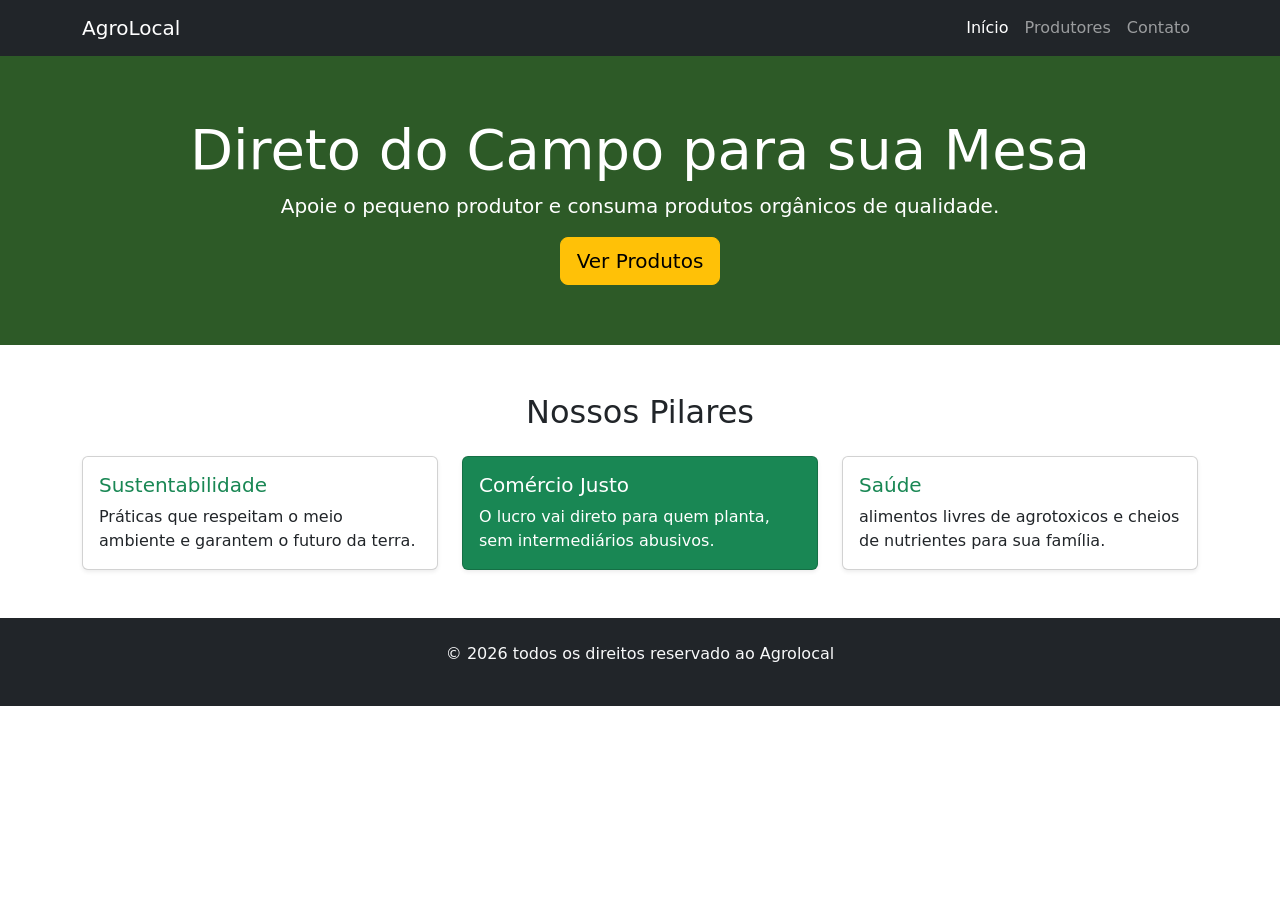
<file: site html/index.html>
<!DOCTYPE html>
<html lang="pt-br">
<head>
    <meta charset="UTF-8">
    <meta name="viewport" content="width=device-width, initial-scale=1.0">
    <title>AgroLocal - Apoio à Agricultura Familiar</title>
    <link href="https://cdn.jsdelivr.net/npm/bootstrap@5.3.0/dist/css/bootstrap.min.css" rel="stylesheet">
    <style>
.hero-section {
background: #2d5a27;
color: white;
padding: 60px 0;
        }
.card-img-top {
height: 200px;
object-fit: cover;
        }
</style>
</head>
<body>

    <nav class="navbar navbar-expand-lg navbar-dark bg-dark sticky-top">
        <div class="container">
            <a class="navbar-brand font-weight-bold" href="#">AgroLocal </a>
            <button class="navbar-toggler" type="button" data-bs-toggle="collapse" data-bs-target="#navbarNav">
                <span class="navbar-toggler-icon"></span>
            </button>
            <div class="collapse navbar-collapse" id="navbarNav">
                <ul class="navbar-nav ms-auto">
                    <li class="nav-item"><a class="nav-link active" href="index.html">Início</a></li>
                    <li class="nav-item"><a class="nav-link" href="produtos.html">Produtores</a></li>
                    <li class="nav-item"><a class="nav-link" href="contato.html">Contato</a></li>
                </ul>
            </div>
        </div>
    </nav>

    <header class="hero-section text-center">
        <div class="container">
            <h1 class="display-4">Direto do Campo para sua Mesa</h1>
            <p class="lead">Apoie o pequeno produtor e consuma produtos orgânicos de qualidade.</p>
            <a href="produtos.html" class="btn btn-warning btn-lg">Ver Produtos</a>
        </div>
    </header>

    <main class="container my-5">
        <h2 class="text-center mb-4">Nossos Pilares</h2>
        <div class="row g-4">
            <div class="col-12 col-md-4">
                <div class="card h-100 shadow-sm">
                    <div class="card-body">
                        <h5 class="card-title text-success">Sustentabilidade</h5>
                        <p class="card-text">Práticas que respeitam o meio ambiente e garantem o futuro da terra.</p>
                    </div>
                </div>
            </div>
            <div class="col-12 col-md-4">
                <div class="card h-100 shadow-sm text-white bg-success">
                    <div class="card-body">
                        <h5 class="card-title">Comércio Justo</h5>
                        <p class="card-text">O lucro vai direto para quem planta, sem intermediários abusivos.</p>
                    </div>
                </div>
            </div>
            <div class="col-12 col-md-4">
                <div class="card h-100 shadow-sm">
                    <div class="card-body">
                        <h5 class="card-title text-success">Saúde</h5>
                        <p class="card-text">alimentos livres de agrotoxicos e cheios de nutrientes para sua família.</p>
                    </div>
                </div>
            </div>
        </div>
    </main>

    <footer class="bg-dark text-light py-4 text-center">
        <p>&copy; 2026 todos os direitos reservado ao Agrolocal</p>
    </footer>

    <script src="https://cdn.jsdelivr.net/npm/bootstrap@5.3.0/dist/js/bootstrap.bundle.min.js"></script>
</body>
</html>
</file>
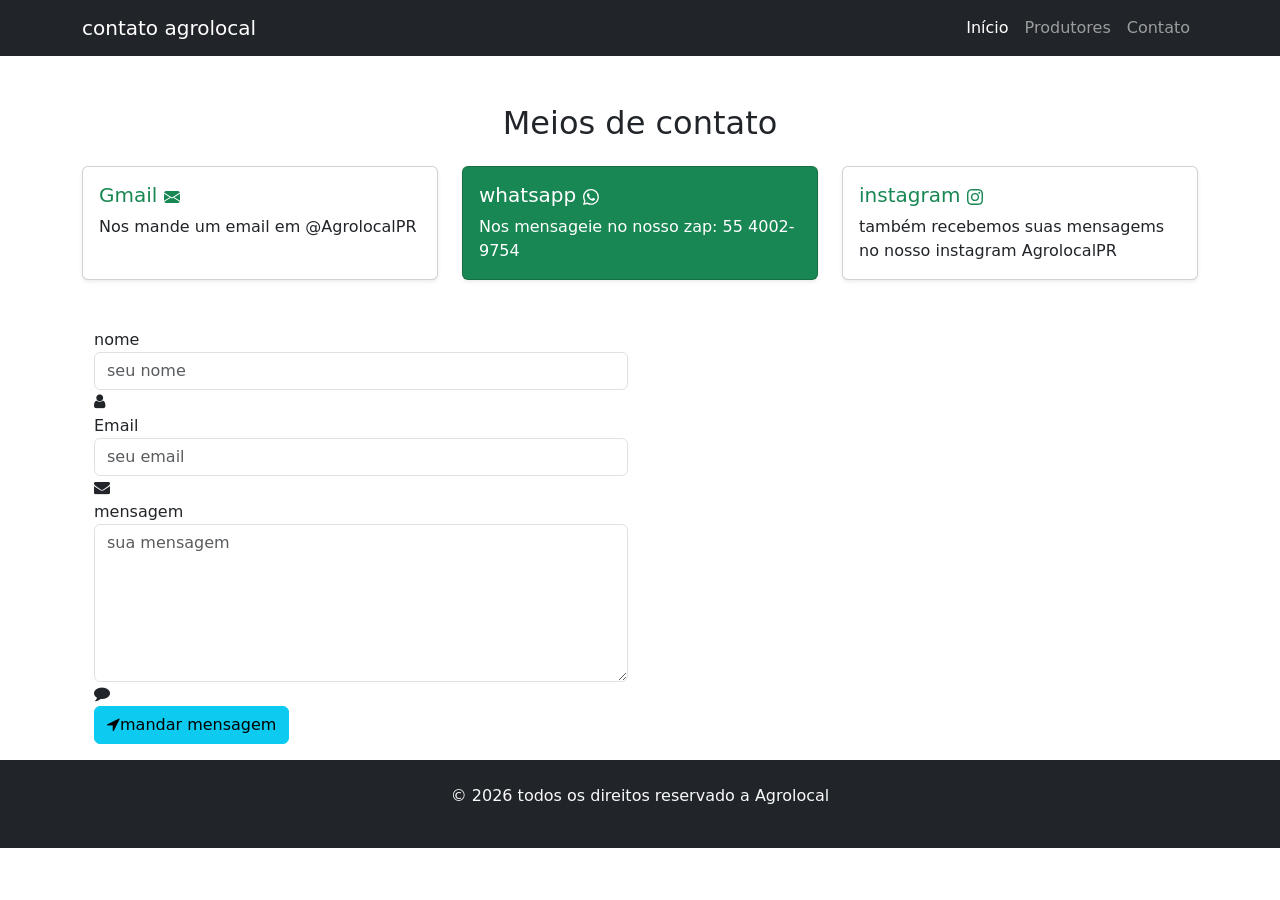
<file: site html/contato.html>
<!DOCTYPE html>
<html lang="pt-br">
<head>
    <meta charset="UTF-8">
    <meta name="viewport" content="width=device-width, initial-scale=1.0">
    <title>Agrolocal</title>
    <link href="https://cdn.jsdelivr.net/npm/bootstrap@5.3.0/dist/css/bootstrap.min.css" rel="stylesheet">
    <style>
.hero-section {
background: #fafcf9;
color: rgb(230, 230, 230);
padding: 60px 0;
        }
.card-img-top {
height: 200px;
object-fit: cover;
        }
</style>
</head>
<body>

    <nav class="navbar navbar-expand-lg navbar-dark bg-dark sticky-top">
        <div class="container">
            <a class="navbar-brand font-weight-bold" href="#">contato agrolocal </a>
            <button class="navbar-toggler" type="button" data-bs-toggle="collapse" data-bs-target="#navbarNav">
                <span class="navbar-toggler-icon"></span>
            </button>
            <div class="collapse navbar-collapse" id="navbarNav">
                <ul class="navbar-nav ms-auto">
                    <li class="nav-item"><a class="nav-link active" href="index.html">Início</a></li>
                    <li class="nav-item"><a class="nav-link" href="produtos.html">Produtores</a></li>
                    <li class="nav-item"><a class="nav-link" href="contato.html">Contato</a></li>
                </ul>
            </div>
        </div>
    </nav>

    <main class="container my-5">
        <h2 class="text-center mb-4">Meios de contato</h2>
        <div class="row g-4">
            <div class="col-12 col-md-4">
                <div class="card h-100 shadow-sm">
                    <div class="card-body">
                        <h5 class="card-title text-success">Gmail  <svg xmlns="http://www.w3.org/2000/svg" width="16" height="16" fill="currentColor" class="bi bi-envelope-fill" viewBox="0 0 16 16">
                            <path d="M.05 3.555A2 2 0 0 1 2 2h12a2 2 0 0 1 1.95 1.555L8 8.414zM0 4.697v7.104l5.803-3.558zM6.761 8.83l-6.57 4.027A2 2 0 0 0 2 14h12a2 2 0 0 0 1.808-1.144l-6.57-4.027L8 9.586zm3.436-.586L16 11.801V4.697z"/>
                          </svg></h5>
                        <p class="card-text">Nos mande um email em @AgrolocalPR</i></p>
                    </div>
                </div>
            </div>
            <div class="col-12 col-md-4">
                <div class="card h-100 shadow-sm text-white bg-success">
                    <div class="card-body">
                        <h5 class="card-title">whatsapp  <svg xmlns="http://www.w3.org/2000/svg" width="16" height="16" fill="currentColor" class="bi bi-whatsapp" viewBox="0 0 16 16">
                            <path d="M13.601 2.326A7.85 7.85 0 0 0 7.994 0C3.627 0 .068 3.558.064 7.926c0 1.399.366 2.76 1.057 3.965L0 16l4.204-1.102a7.9 7.9 0 0 0 3.79.965h.004c4.368 0 7.926-3.558 7.93-7.93A7.9 7.9 0 0 0 13.6 2.326zM7.994 14.521a6.6 6.6 0 0 1-3.356-.92l-.24-.144-2.494.654.666-2.433-.156-.251a6.56 6.56 0 0 1-1.007-3.505c0-3.626 2.957-6.584 6.591-6.584a6.56 6.56 0 0 1 4.66 1.931 6.56 6.56 0 0 1 1.928 4.66c-.004 3.639-2.961 6.592-6.592 6.592m3.615-4.934c-.197-.099-1.17-.578-1.353-.646-.182-.065-.315-.099-.445.099-.133.197-.513.646-.627.775-.114.133-.232.148-.43.05-.197-.1-.836-.308-1.592-.985-.59-.525-.985-1.175-1.103-1.372-.114-.198-.011-.304.088-.403.087-.088.197-.232.296-.346.1-.114.133-.198.198-.33.065-.134.034-.248-.015-.347-.05-.099-.445-1.076-.612-1.47-.16-.389-.323-.335-.445-.34-.114-.007-.247-.007-.38-.007a.73.73 0 0 0-.529.247c-.182.198-.691.677-.691 1.654s.71 1.916.81 2.049c.098.133 1.394 2.132 3.383 2.992.47.205.84.326 1.129.418.475.152.904.129 1.246.08.38-.058 1.171-.48 1.338-.943.164-.464.164-.86.114-.943-.049-.084-.182-.133-.38-.232"/>
                          </svg></h5>
                        <p class="card-text">Nos mensageie no nosso zap: 55 4002-9754 <i class="bi bi-whatsapp"></i></p>
                    </div>
                </div>
            </div>
            <div class="col-12 col-md-4">
                <div class="card h-100 shadow-sm">
                    <div class="card-body">
                        <h5 class="card-title text-success">instagram  <svg xmlns="http://www.w3.org/2000/svg" width="16" height="16" fill="currentColor" class="bi bi-instagram" viewBox="0 0 16 16">
                            <path d="M8 0C5.829 0 5.556.01 4.703.048 3.85.088 3.269.222 2.76.42a3.9 3.9 0 0 0-1.417.923A3.9 3.9 0 0 0 .42 2.76C.222 3.268.087 3.85.048 4.7.01 5.555 0 5.827 0 8.001c0 2.172.01 2.444.048 3.297.04.852.174 1.433.372 1.942.205.526.478.972.923 1.417.444.445.89.719 1.416.923.51.198 1.09.333 1.942.372C5.555 15.99 5.827 16 8 16s2.444-.01 3.298-.048c.851-.04 1.434-.174 1.943-.372a3.9 3.9 0 0 0 1.416-.923c.445-.445.718-.891.923-1.417.197-.509.332-1.09.372-1.942C15.99 10.445 16 10.173 16 8s-.01-2.445-.048-3.299c-.04-.851-.175-1.433-.372-1.941a3.9 3.9 0 0 0-.923-1.417A3.9 3.9 0 0 0 13.24.42c-.51-.198-1.092-.333-1.943-.372C10.443.01 10.172 0 7.998 0zm-.717 1.442h.718c2.136 0 2.389.007 3.232.046.78.035 1.204.166 1.486.275.373.145.64.319.92.599s.453.546.598.92c.11.281.24.705.275 1.485.039.843.047 1.096.047 3.231s-.008 2.389-.047 3.232c-.035.78-.166 1.203-.275 1.485a2.5 2.5 0 0 1-.599.919c-.28.28-.546.453-.92.598-.28.11-.704.24-1.485.276-.843.038-1.096.047-3.232.047s-2.39-.009-3.233-.047c-.78-.036-1.203-.166-1.485-.276a2.5 2.5 0 0 1-.92-.598 2.5 2.5 0 0 1-.6-.92c-.109-.281-.24-.705-.275-1.485-.038-.843-.046-1.096-.046-3.233s.008-2.388.046-3.231c.036-.78.166-1.204.276-1.486.145-.373.319-.64.599-.92s.546-.453.92-.598c.282-.11.705-.24 1.485-.276.738-.034 1.024-.044 2.515-.045zm4.988 1.328a.96.96 0 1 0 0 1.92.96.96 0 0 0 0-1.92m-4.27 1.122a4.109 4.109 0 1 0 0 8.217 4.109 4.109 0 0 0 0-8.217m0 1.441a2.667 2.667 0 1 1 0 5.334 2.667 2.667 0 0 1 0-5.334"/>
                          </svg></h5>
                        <p class="card-text">também recebemos suas mensagems no nosso instagram AgrolocalPR <i class="bi bi-instagram"></i></p>
                    </div>
                </div>
            </div>
        </div>
    </main>
    <link rel="stylesheet" type="text/css" href="//netdna.bootstrapcdn.com/font-awesome/4.0.3/css/font-awesome.min.css">
<div class="container bootstrap snippets bootdey">
    <section id="contact" class="gray-bg padding-top-bottom">
    	<div class="container bootstrap snippets bootdey">
            <div class="row">
				<form id="Highlighted-form" class="col-sm-6 col-sm-offset-3" action="contact.php" method="post" novalidate="">
					
					<div class="form-group">
					  <label class="control-label" for="contact-name">nome</label>
					  <div class="controls">
						<input id="contact-name" name="contactName" placeholder="seu nome" class="form-control requiredField Highlighted-label" data-new-placeholder="Your name" type="text" data-error-empty="Please enter your name">
						<i class="fa fa-user"></i>
					  </div>
					</div>
					
					<div class="form-group">
					  <label class="control-label" for="contact-mail">Email</label>
					  <div class=" controls">
						<input id="contact-mail" name="email" placeholder="seu email" class="form-control requiredField Highlighted-label" data-new-placeholder="Your email" type="email" data-error-empty="Please enter your email" data-error-invalid="Invalid email address">
						<i class="fa fa-envelope"></i>
					  </div>
					</div>
					<div class="form-group">
					  <label class="control-label" for="contact-message">mensagem</label>
						<div class="controls">
							<textarea id="contact-message" name="comentario" placeholder="sua mensagem" class="form-control requiredField Highlighted-label" data-new-placeholder="sua mensagem" rows="6" data-error-empty="Please enter your message"></textarea>
							<i class="fa fa-comment"></i>
						</div>
					</div>
					<p><button name="enviar" type="enviar" class="btn btn-info btn-block" data-error-message="erro!" data-sending-message="mandando..." data-ok-message="enviado"><i class="fa fa-location-arrow"></i>mandar mensagem</button></p>
					<input type="hidden" name="submitted" id="submitted" value="true">	
				</form>
			</div>	
		</div>	
	</section>
    </div>                    

    <footer class="bg-dark text-light py-4 text-center">
        <p>&copy; 2026 todos os direitos reservado a Agrolocal</p>
    </footer>

    <script src="https://cdn.jsdelivr.net/npm/bootstrap@5.3.0/dist/js/bootstrap.bundle.min.js"></script>
</body>
</html>
</file>
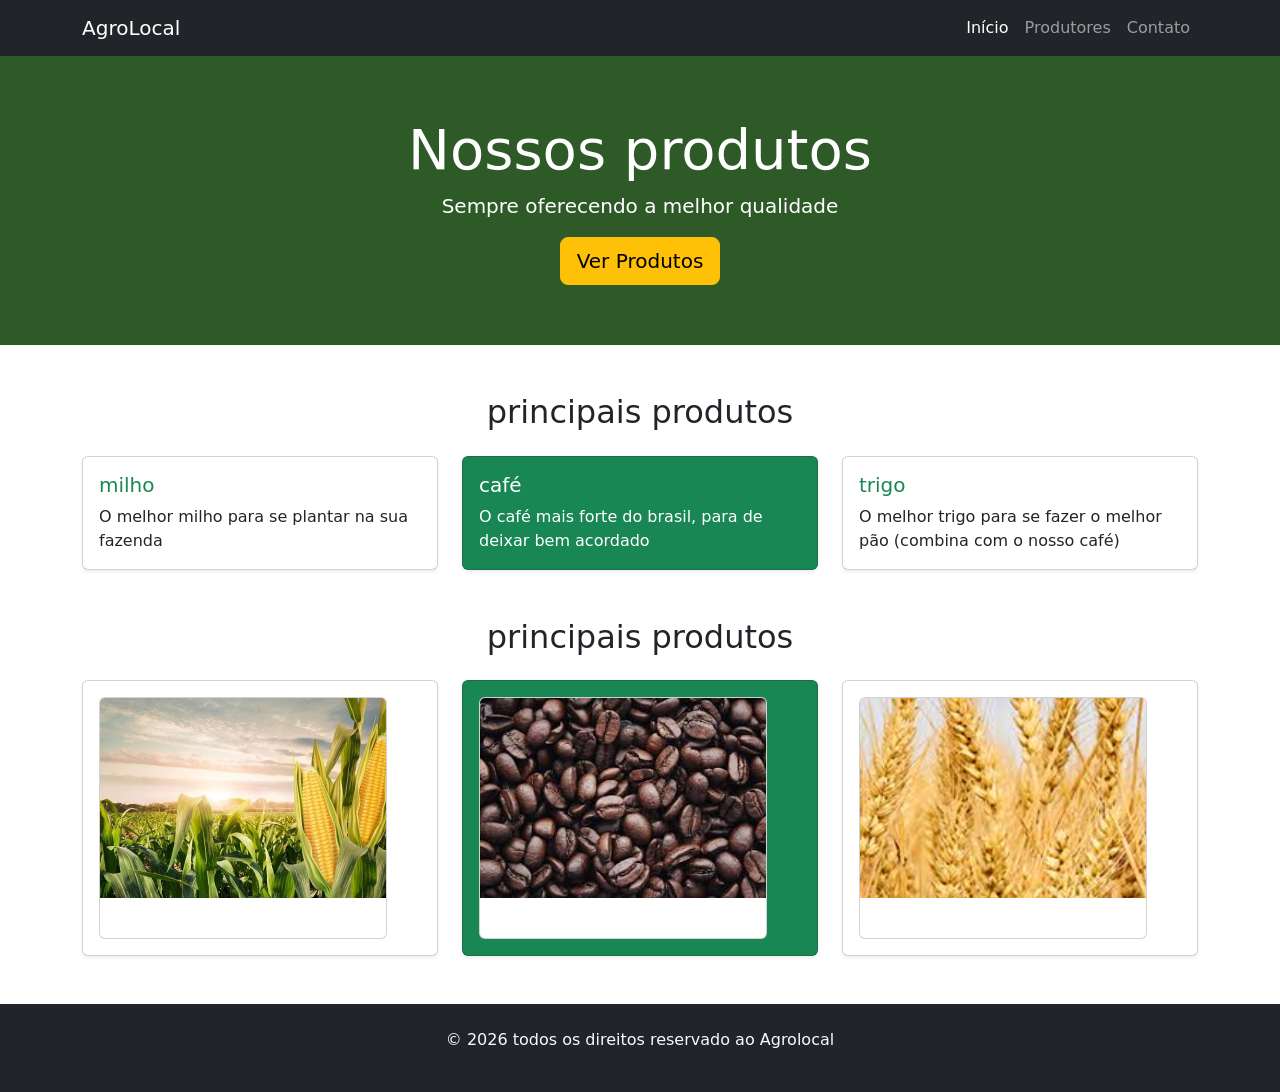
<file: site html/produtos.html>
<!DOCTYPE html>
<html lang="pt-br">
<head>
    <meta charset="UTF-8">
    <meta name="viewport" content="width=device-width, initial-scale=1.0">
    <title>AgroLocal - Produtos</title>
    <link href="https://cdn.jsdelivr.net/npm/bootstrap@5.3.0/dist/css/bootstrap.min.css" rel="stylesheet">
    <style>
.hero-section {
background: #2d5a27;
color: white;
padding: 60px 0;
        }
.card-img-top {
height: 200px;
object-fit: cover;
        }
</style>
</head>
<body>

    <nav class="navbar navbar-expand-lg navbar-dark bg-dark sticky-top">
        <div class="container">
            <a class="navbar-brand font-weight-bold" href="#">AgroLocal </a>
            <button class="navbar-toggler" type="button" data-bs-toggle="collapse" data-bs-target="#navbarNav">
                <span class="navbar-toggler-icon"></span>
            </button>
            <div class="collapse navbar-collapse" id="navbarNav">
                <ul class="navbar-nav ms-auto">
                    <li class="nav-item"><a class="nav-link active" href="index.html">Início</a></li>
                    <li class="nav-item"><a class="nav-link" href="produtos.html">Produtores</a></li>
                    <li class="nav-item"><a class="nav-link" href="contato.html">Contato</a></li>
                </ul>
            </div>
        </div>
    </nav>

    <header class="hero-section text-center">
        <div class="container">
            <h1 class="display-4">Nossos produtos</h1>
            <p class="lead">Sempre oferecendo a melhor qualidade</p>
            <a href="produtos.html" class="btn btn-warning btn-lg">Ver Produtos</a>
        </div>
    </header>

    <main class="container my-5">
        <h2 class="text-center mb-4">principais produtos</h2>
        <div class="row g-4">
            <div class="col-12 col-md-4">
                <div class="card h-100 shadow-sm">
                    <div class="card-body">
                        <h5 class="card-title text-success">milho</h5>
                        <p class="card-text">O melhor milho para se plantar na sua fazenda</p>
                    </div>
                </div>
            </div>
            <div class="col-12 col-md-4">
                <div class="card h-100 shadow-sm text-white bg-success">
                    <div class="card-body">
                        <h5 class="card-title">café</h5>
                        <p class="card-text">O café mais forte do brasil, para de deixar bem acordado</p>
                    </div>
                </div>
            </div>
            <div class="col-12 col-md-4">
                <div class="card h-100 shadow-sm">
                    <div class="card-body">
                        <h5 class="card-title text-success">trigo</h5>
                        <p class="card-text">O melhor trigo para se fazer o melhor pão (combina com o nosso café)</p>
                    </div>
                </div>
            </div>
        </div>
    </main>
    <main class="container my-5">
        <h2 class="text-center mb-4">principais produtos</h2>
        <div class="row g-4">
            <div class="col-12 col-md-4">
                <div class="card h-100 shadow-sm">
                    <div class="card-body">
                        <div class="card" style="width: 18rem;">
                            <img src="imagens/milho.jpg" class="card-img-top" alt="...">
                            <div class="card-body">
                              <h5 class="card-title"></h5>
                              <p class="card-text"></p>
                            </div>
                          </div>
                    </div>
                </div>
            </div>
            <div class="col-12 col-md-4">
                <div class="card h-100 shadow-sm text-white bg-success">
                    <div class="card-body">
                        <div class="card" style="width: 18rem;">
                            <img src="imagens/cafe.jpeg" class="card-img-top" alt="...">
                            <div class="card-body">
                              <h5 class="card-title"></h5>
                              <p class="card-text"></p>
                            </div>
                          </div>
                    </div>
                </div>
            </div>
            <div class="col-12 col-md-4">
                <div class="card h-100 shadow-sm">
                    <div class="card-body">
                        <div class="card" style="width: 18rem;">
                            <img src="imagens/trigo.jpeg" class="card-img-top" alt="...">
                            <div class="card-body">
                              <h5 class="card-title"></h5>
                              <p class="card-text"></p>
                            </div>
                          </div>
                    </div>
                </div>
            </div>
        </div>
    </main>

    <footer class="bg-dark text-light py-4 text-center">
        <p>&copy; 2026 todos os direitos reservado ao Agrolocal</p>
    </footer>

    <script src="https://cdn.jsdelivr.net/npm/bootstrap@5.3.0/dist/js/bootstrap.bundle.min.js"></script>
</body>
</html>
</file>
